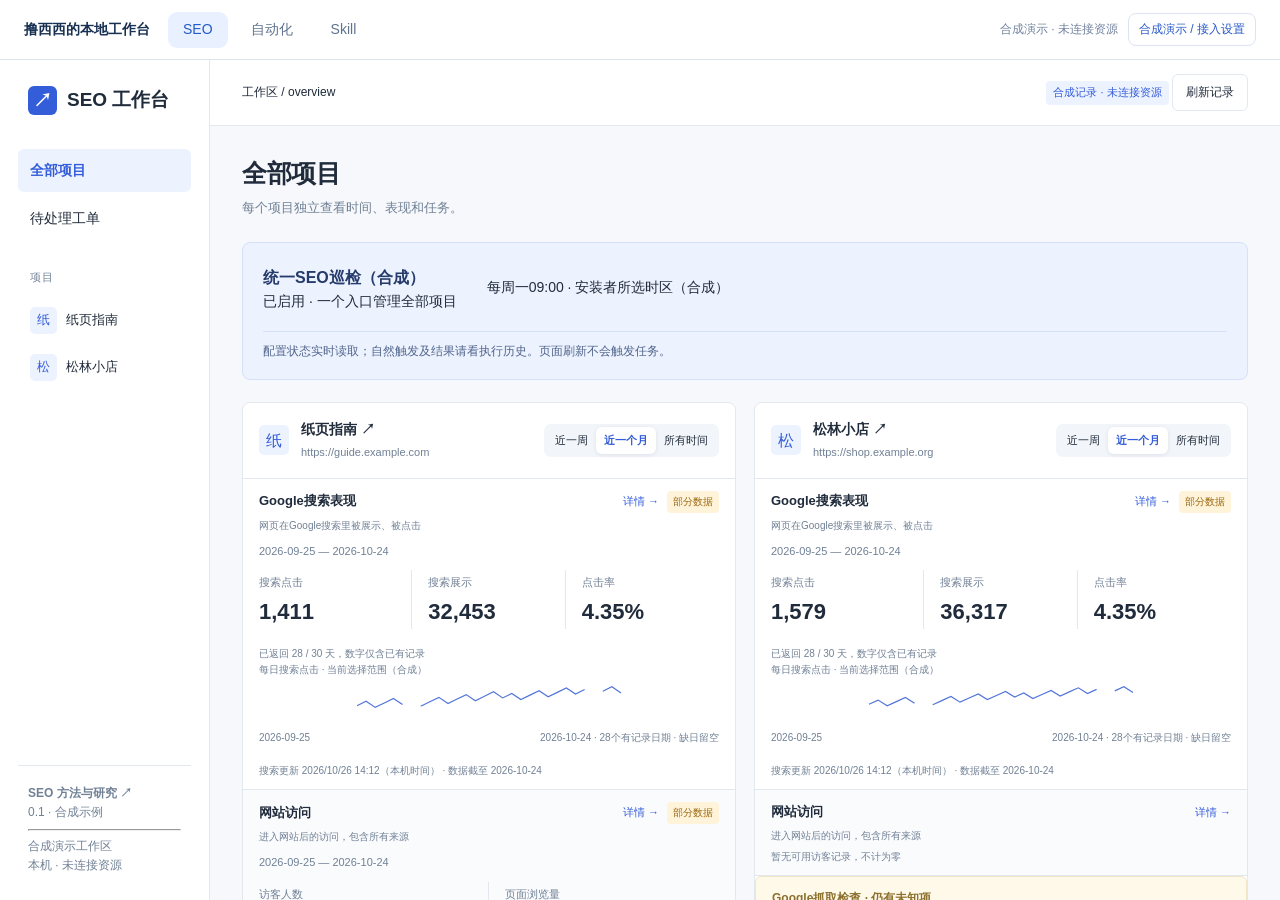
<file: luxixi-workbench/assets/runtime/demo/preview.html>
<!doctype html>
<html lang="zh-CN"><head><meta charset="utf-8"><meta name="viewport" content="width=device-width,initial-scale=1"><title>撸西西的本地工作台 · 合成演示</title><meta http-equiv="Content-Security-Policy" content="default-src 'none'; script-src 'self'; style-src 'self'; frame-src 'self' file:; connect-src 'none'; base-uri 'none'; form-action 'none'"><link rel="stylesheet" href="preview.css"><script src="fixtures.js" defer></script><script src="skills.js" defer></script><script src="preview.js" defer></script></head>
<body><div class="workspace-bar"><strong>撸西西的本地工作台</strong><nav aria-label="切换工作台"><a id="seoTab" href="#seo">SEO</a><a id="automationTab" href="#overview">自动化</a><a id="skillsTab" href="#skills">Skill</a></nav><div class="demo-tools"><span>合成演示 · 未连接资源</span><button id="setup">合成演示 / 接入设置</button></div></div><aside id="automationSide"><div class="brand">◉ 自动化工作台</div><p class="sub">看清本机任务是否在运作</p><nav><a href="#overview">全部任务 <span id="totalNav"></span></a><a href="#tickets">待处理工单 <span id="ticketNav"></span></a><a href="#history">历史记录</a></nav><footer><strong id="host">本机</strong><p>个人工作区 · 数据仅在本机</p><small>合成演示 · 每30秒模拟读取</small></footer></aside>
<main><header><div><p class="eyebrow">运行情况</p><h1 id="title">全部任务</h1><p id="subtitle">正在读取本机运行证据…</p></div><div id="fresh" class="badge unknown">连接中</div></header><section id="stats"></section><div id="message" role="status"></div><div id="filters"><input id="search" placeholder="搜索任务" aria-label="搜索任务"><select id="kind" aria-label="筛选运行方式"><option value="all">全部运行方式</option><option value="schedule">AI 原生定时</option><option value="heartbeat">AI 原生心跳</option><option value="listener">持续监听 / 服务</option><option value="local">本地程序</option><option value="paused">已暂停</option></select></div><section id="content"></section><p class="footnote" id="coverage">监测范围正在核对。</p></main>
<dialog id="detail"><button class="close" id="closeDialog" aria-label="关闭">×</button><div id="detailBody"></div></dialog>
<section id="seoWorkspace" hidden><iframe id="seoFrame" title="SEO 工作台" allow="clipboard-write 'self'"></iframe></section>

<section id="skillsWorkspace" hidden aria-label="本机Skill目录"><div class="skills-page"><header><div><p class="eyebrow">本机技能库</p><h1>Skill <span id="skillTotal" class="skill-total"></span></h1><p class="skill-subtitle">按用途找到你需要的技能</p></div><div class="skills-update"><p id="skillsChecked">正在读取本机清单…</p><button id="skillsReload">重新读取</button></div></header><div id="skillsNotice" role="status"></div><div class="skills-controls"><input id="skillsSearch" type="search" placeholder="搜索技能名称或用途" aria-label="搜索Skill"><span id="skillsMatches"></span></div><div id="skillsCategories" class="skills-categories" aria-label="Skill分类"></div><p class="method-entry"><a href="#seo" id="methodLink">本 SEO 方法 · 版本、来源与研究记录 →</a></p><div id="skillsContent"><p class="empty">正在读取获准目录中的Skill…</p></div><p class="footnote">本机已发现的Skill（含禁用项）；需要外部账号的技能，使用时仍按实际连接与授权执行。</p></div></section>
<dialog id="setupDialog" aria-labelledby="setupTitle"><button class="close" id="closeSetup" aria-label="关闭">×</button><h2 id="setupTitle">合成演示 · 接入说明</h2><p>正式接入由 Codex / Claude 聊天中的 Skill 引导。此页不保存、扫描、连接或配置任务。</p><label>演示场景 <select id="scenario"><option value="demo">示例工作区</option><option value="empty">空库演示</option><option value="error">读取失败</option></select></label><div id="setupBody"></div><p><a href="/" target="_top">返回本机工作台</a></p></dialog></body></html>
</file>
<file: luxixi-workbench/assets/runtime/demo/preview.css>
:root{font-family:Inter,"Segoe UI","Microsoft YaHei",sans-serif;color:#183052;background:#f5f7fb;font-size:14px}*{box-sizing:border-box}body{margin:0}aside{width:222px;background:#122445;color:#eaf0fb;position:fixed;inset:0 auto 0 0;padding:30px 20px;display:flex;flex-direction:column}.brand{font-size:18px;font-weight:700}.sub,aside footer p{font-size:12px;color:#a5b7d5;line-height:1.7}nav{margin-top:30px;display:grid;gap:8px}nav a{color:#b6c6df;text-decoration:none;padding:13px 15px;border-radius:9px;display:flex;justify-content:space-between}nav a.active{color:white;background:#2c4571}aside footer{margin-top:auto;font-size:13px}main{margin-left:222px;padding:32px 38px;max-width:1600px}header{display:flex;justify-content:space-between;align-items:center;margin-bottom:26px}.eyebrow{color:#8192ad;font-size:12px;letter-spacing:1px}h1{font-size:28px;margin:0 0 10px}h2{font-size:20px}h3{font-size:17px;margin:12px 0}p{line-height:1.65}#subtitle{color:#71829d;font-size:13px;margin:0}.badge{display:inline-block;padding:5px 9px;border-radius:6px;font-size:12px;white-space:nowrap}.healthy,.resolved{color:#13836b;background:#e7f5ef}.running,.executing{color:#2a60d4;background:#e9f0ff}.fault,.failed,.diagnosis_failed{color:#c94746;background:#ffeded}.unknown,.paused,.archived{color:#71829d;background:#eef1f6}.ready,.verify,.diagnosing{color:#a36c19;background:#fff4da}#stats{display:grid;grid-template-columns:repeat(4,1fr);gap:14px;margin-bottom:24px}.stat{background:white;border:1px solid #e3e8f0;border-radius:12px;padding:18px}.stat strong{font-size:25px;display:block;margin-top:8px}.stat span{color:#7385a0}#filters{display:flex;gap:12px;margin-bottom:20px}input,select{padding:11px 14px;border:1px solid #dce3ed;background:white;border-radius:8px;font:inherit;color:inherit}input{width:260px}.grid{display:grid;grid-template-columns:repeat(2,minmax(0,1fr));gap:16px}.card{background:white;border:1px solid #e0e6ef;border-radius:14px;padding:22px;min-width:0}.cardhead{display:flex;justify-content:space-between;align-items:center}.kind{color:#8292a9;font-size:12px}.card dl{display:grid;grid-template-columns:90px 1fr;gap:11px 8px;font-size:13px;margin:20px 0 0}.card dt{color:#8491a6}.card dd{margin:0;overflow-wrap:anywhere}.source{font-size:11px;color:#97a3b5;margin-top:20px;border-top:1px solid #eef1f5;padding-top:12px}.business{color:#8593a9}.faultline{color:#c94746;font-size:13px;margin-bottom:0}.ticket{display:flex;gap:16px;align-items:center;justify-content:space-between}.ticket h3{line-height:1.5}.ticket p{color:#7d8da6;margin:6px 0}.list{display:grid;gap:12px}button{font:inherit;padding:10px 14px;border:1px solid #dce4f1;border-radius:8px;background:white;color:#2859c8;cursor:pointer}button:hover{background:#f1f5ff}.primary{background:#3565e8;border:0;color:white;margin-top:18px}.primary:hover{background:#294ed0}button:disabled{opacity:.55;cursor:default}.empty{padding:60px 20px;background:white;border:1px solid #e0e6ef;border-radius:14px;text-align:center;color:#8492a8}.footnote{font-size:12px;color:#96a1b2;margin-top:24px}#message{color:#c94746;margin-bottom:10px}.history{display:grid;grid-template-columns:180px 100px 130px 1fr;gap:12px;padding:17px;border-bottom:1px solid #eef1f6;font-size:13px}.history time{color:#8593a9}dialog{width:min(780px,94vw);max-height:85vh;border:1px solid #dde4ee;border-radius:16px;padding:30px;color:inherit;overflow:auto}dialog::backdrop{background:#12244566}.close{float:right;font-size:22px;padding:0 8px}.detailblock{padding:14px 18px;background:#f6f8fc;border-radius:10px;margin:14px 0}.detailblock p{white-space:pre-wrap;overflow-wrap:anywhere}.detailblock h4{margin:0;color:#6b7f9a;font-size:13px}.copyresult{margin-left:12px;color:#13836b}.small{font-size:12px;color:#8491a6}@media(max-width:1100px){main{padding:28px 24px}.grid{grid-template-columns:1fr}}@media(max-width:720px){aside{position:static;width:100%;padding:18px}aside footer,.sub{display:none}nav{display:flex;margin-top:14px;gap:5px}main{margin:0;padding:22px 16px}#stats{grid-template-columns:repeat(2,1fr)}header{align-items:flex-start;gap:12px}#filters{flex-wrap:wrap}input{width:100%}.history{grid-template-columns:1fr 1fr}.ticket{align-items:flex-start}h1{font-size:25px}}

[hidden]{display:none!important}
#skillsWorkspace{position:fixed;inset:60px 0 0;overflow:auto;background:#f5f7fb}.skills-page{max-width:1580px;margin:0 auto;padding:32px 38px}.skills-page header{align-items:flex-start}.skill-total{font-size:15px;font-weight:400;color:#71829d;margin-left:10px}.skill-subtitle{margin:0;color:#71829d}.skills-update{text-align:right;font-size:12px;color:#71829d}.skills-update p{margin:0 0 10px}.skills-update button{font-size:12px}.skills-controls{display:flex;align-items:center;gap:16px;margin-bottom:16px}.skills-controls input{width:360px}.skills-controls>span{font-size:12px;color:#71829d}.skills-categories{display:flex;gap:8px;flex-wrap:wrap;margin-bottom:28px}.skills-categories button{color:#60738e;font-size:13px;padding:9px 14px}.skills-categories button span{margin-left:6px;font-variant-numeric:tabular-nums;opacity:.8}.skills-categories .selected{color:#245bc8;background:#e9f0ff;border-color:#bed0f9}.skill-group{margin:0 0 30px}.skill-group h2{font-size:16px;margin:0 0 14px}.skill-group h2>span{font-size:12px;font-weight:400;color:#8192ad;margin-left:8px}.skills-grid{display:grid;grid-template-columns:repeat(3,minmax(0,1fr));gap:12px}.skill-card{background:white;border:1px solid #e0e6ef;border-radius:12px;padding:17px 18px;min-width:0;display:flex;flex-direction:column}.skill-card h3{font-size:15px;margin:0 0 6px;overflow-wrap:anywhere}.skill-name{font-size:11px;color:#8491a6;margin:0 0 9px;overflow-wrap:anywhere;line-height:1.5}.skill-summary{font-size:12px;color:#425775;line-height:1.65;margin:0 0 15px}.skill-source{font-size:11px;color:#71829d;border-top:1px solid #eef1f5;padding-top:10px;margin-top:auto;overflow-wrap:anywhere}#skillsNotice:not(:empty){background:#fff4da;color:#795217;padding:12px 16px;border-radius:8px;margin-bottom:16px}@media(min-width:1600px){.skills-grid{grid-template-columns:repeat(4,minmax(0,1fr))}}@media(max-width:1000px){.skills-grid{grid-template-columns:repeat(2,minmax(0,1fr))}.skills-page{padding:26px 24px}}@media(max-width:600px){.skills-grid{grid-template-columns:1fr}.skills-page{padding:22px 16px}.skills-page header{flex-direction:column;gap:16px}.skills-update{text-align:left}.skills-controls{align-items:flex-start;flex-direction:column;gap:8px}.skills-controls input{width:100%}.skill-total{font-size:13px}.workspace-bar{gap:8px}.workspace-bar nav{gap:2px}.workspace-bar nav a{padding:9px 10px}}
.waiting{color:#2a60d4;background:#e9f0ff}
.task-card{display:flex;flex-direction:column}
.task-card dl{grid-template-columns:96px minmax(0,1fr);line-height:1.6;margin-bottom:20px}
.card-actions{margin-top:auto;padding-top:16px;border-top:1px solid #eef1f5;display:flex;gap:8px;flex-wrap:wrap}
.card-actions .small{margin:0}
.countdown{display:block;color:#2859c8;font-variant-numeric:tabular-nums;margin-top:3px}
.business{color:#425775}.result-time,.result-link,.schedule-note{display:block;margin-top:5px}.result-link{color:#2859c8;text-decoration:none;font-size:12px}.schedule-note{color:#a36c19;font-size:12px}.reader-warning{padding:16px 20px;margin-bottom:20px;background:#fff4da;border-radius:10px;color:#795217}.reader-warning p{margin:0 0 8px}
.workspace-bar{height:60px;position:fixed;inset:0 0 auto;z-index:20;background:#fff;border-bottom:1px solid #dce4ef;display:flex;align-items:center;padding:0 24px;gap:32px}.workspace-bar nav{margin:0;display:flex;gap:8px}.workspace-bar nav a{padding:9px 22px;color:#60738e}.workspace-bar nav a.active{color:#245bc8;background:#e9f0ff}.workspace-bar>span{margin-left:auto;font-size:12px;color:#8192ad}body{padding-top:60px}#automationSide{top:60px}#seoWorkspace{position:fixed;inset:60px 0 0}#seoFrame{width:100%;height:100%;border:0;background:#f5f7fb}@media(max-width:720px){.workspace-bar{padding:0 12px;gap:12px}.workspace-bar>span{display:none}.workspace-bar nav a{padding:9px 15px}}

/* Only demo controls, long approved name and approved metadata additions. */
.workspace-bar{gap:18px}.workspace-bar nav a{padding:9px 15px}.workspace-bar>strong{white-space:nowrap}.demo-tools{margin-left:auto;display:flex;gap:10px;align-items:center;font-size:12px;color:#71829d}.demo-tools button{font-size:12px;padding:7px 10px}.demo-tools span{white-space:nowrap}.skill-state{font-size:11px;color:#71829d;margin:0 0 8px}.skill-capability{font-size:11px;color:#71829d;margin:0 0 12px}.skill-disabled{opacity:.7}.method-entry{margin-bottom:18px;font-size:12px}.prompt-text{display:block;width:100%;min-height:145px;margin-top:16px;padding:12px;border:1px solid #dce3ed;border-radius:8px;font:inherit;white-space:pre-wrap}.setup-fields{display:grid;gap:12px}.setup-fields label{display:grid;gap:6px}.setup-fields input,.setup-fields select{width:100%}.setup-actions{display:flex;justify-content:space-between;gap:12px;margin-top:20px}button:focus-visible,a:focus-visible,input:focus-visible,select:focus-visible,textarea:focus-visible{outline:3px solid #96b6ff;outline-offset:3px}
@media(max-width:950px){.demo-tools span{display:none}.workspace-bar{gap:10px;padding:0 12px}.workspace-bar nav{gap:2px}.workspace-bar nav a{padding:8px 10px}}
@media(max-width:620px){.workspace-bar>strong{display:none}.workspace-bar nav a{padding:8px 9px;font-size:12px}.demo-tools{gap:4px}.demo-tools button{font-size:11px}.ticket{flex-wrap:wrap}}
</file>
